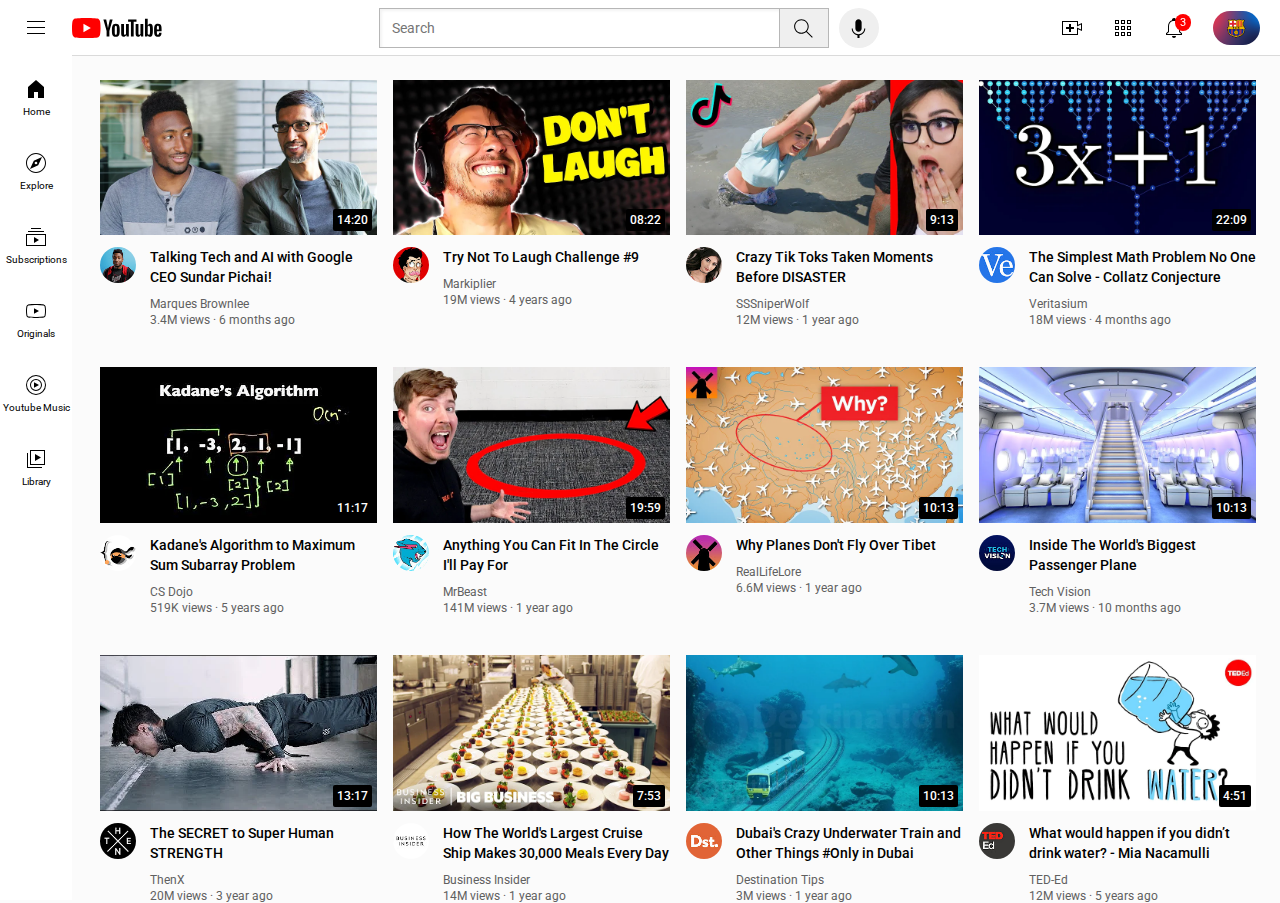
<file: index.html>
<!DOCTYPE html>
<html lang="en">
  <head>
    <meta charset="UTF-8" />
    <meta name="viewport" content="width=device-width, initial-scale=1.0" />
    <title>Youtube</title>

    <link rel="preconnect" href="https://fonts.googleapis.com" />
    <link rel="preconnect" href="https://fonts.gstatic.com" crossorigin />
    <link
      href="https://fonts.googleapis.com/css2?family=Roboto:wght@400;500;700&display=swap"
      rel="stylesheet"
    />
    <link rel="stylesheet" href="styles/general.css" />
    <link rel="stylesheet" href="styles/header.css" />
    <link rel="stylesheet" href="styles/video.css" />
    <link rel="stylesheet" href="styles/sidebar.css" />
  </head>

  <body>
    <header class="header">
      <div class="left-header">
        <img class="hamburger-menu" src="icons/hamburger-menu.svg" alt="" />
        <img class="youtube-logo" src="icons/youtube-logo.svg" alt="Home" />
      </div>
      <div class="middle-header">
        <input class="search-box" type="text" placeholder="Search" />
        <button class="search-button">
          <img class="search-icon" src="icons/search.svg" alt="" />
          <div class="tooltip">Search</div>
        </button>
        <button class="voice-search-icon">
          <img class="voice-icon" src="icons/voice-search-icon.svg" alt="" />
          <div class="tooltip">Search with your voice</div>
        </button>
      </div>
      <div class="right-header">
        <div class="up-icon-cont">
          <img class="upload-icon" src="icons/upload.svg" alt="" />
          <div class="tooltip">Create</div>
        </div>
        <div class="youtube-apps-cont">
          <img class="apps-icon" src="icons/youtube-apps.svg" alt="" />
          <div class="tooltip">YouTube Apps</div>
        </div>
        <div class="noti-container">
          <img class="notification-icon" src="icons/notifications.svg" alt="" />
          <div class="tooltip">Notifications</div>
          <div class="noti-count">3</div>
        </div>
        <img class="user-pic" src="pics/barça-thumbnail-1.png" alt="" />
      </div>
    </header>

    <nav class="sidebar">
      <div class="sidebar-link">
        <img src="icons/home.svg" alt="" />
        <div>Home</div>
      </div>
      <div class="sidebar-link">
        <img src="icons/explore.svg" alt="" />
        <div>Explore</div>
      </div>
      <div class="sidebar-link">
        <img src="icons/subscriptions.svg" alt="" />
        <div>Subscriptions</div>
      </div>
      <div class="sidebar-link">
        <img src="icons/originals.svg" alt="" />
        <div>Originals</div>
      </div>
      <div class="sidebar-link">
        <img src="icons/youtube-music.svg" alt="" />
        <div>Youtube Music</div>
      </div>
      <div class="sidebar-link">
        <img src="icons/library.svg" alt="" />
        <div>Library</div>
      </div>
    </nav>
    <main>
      <section class="video-grid">
        <div class="vid-preview">
          <div class="thumbnail-row">
            <a href="https://www.youtube.com/watch?v=n2RNcPRtAiY">
              <img class="thumbnail" src="thumbnails/thumbnail-1.webp" alt="" />
            </a>
            <div class="video-time">14:20</div>
          </div>
          <div class="vid-info-grid">
            <div class="channel-pic">
              <a href="https://www.youtube.com/@mkbhd/featured">
                <img class="profile-pic" src="pics/channel-1.jpeg" alt="" />
              </a>
            </div>
            <div class="vid-info">
              <p class="vid-title">
                <a href="https://www.youtube.com/watch?v=n2RNcPRtAiY">
                  Talking Tech and AI with Google CEO Sundar Pichai!
                </a>
              </p>
              <a href="https://www.youtube.com/@mkbhd/featured">
                <p class="channel-name">Marques Brownlee</p>
              </a>
              <p class="vid-stats">3.4M views · 6 months ago</p>
            </div>
          </div>
        </div>

        <div class="vid-preview">
          <div class="thumbnail-row">
            <img class="thumbnail" src="thumbnails/thumbnail-2.webp" alt="" />
            <div class="video-time">08:22</div>
          </div>
          <div class="vid-info-grid">
            <div class="channel-pic">
              <img class="profile-pic" src="pics/channel-2.jpeg" alt="" />
            </div>
            <div class="vid-info">
              <p class="vid-title">Try Not To Laugh Challenge #9</p>
              <p class="channel-name">Markiplier</p>
              <p class="vid-stats">19M views · 4 years ago</p>
            </div>
          </div>
        </div>

        <div class="vid-preview">
          <div class="thumbnail-row">
            <img class="thumbnail" src="thumbnails/thumbnail-3.webp" alt="" />
            <div class="video-time">9:13</div>
          </div>
          <div class="vid-info-grid">
            <div class="channel-pic">
              <img class="profile-pic" src="pics/channel-3.jpeg" alt="" />
            </div>
            <div class="vid-info">
              <p class="vid-title">
                Crazy Tik Toks Taken Moments Before DISASTER
              </p>
              <p class="channel-name">SSSniperWolf</p>
              <p class="vid-stats">12M views · 1 year ago</p>
            </div>
          </div>
        </div>

        <div class="vid-preview">
          <div class="thumbnail-row">
            <img class="thumbnail" src="thumbnails/thumbnail-4.webp" alt="" />
            <div class="video-time">22:09</div>
          </div>
          <div class="vid-info-grid">
            <div class="channel-pic">
              <img class="profile-pic" src="pics/channel-4.jpeg" alt="" />
            </div>
            <div class="vid-info">
              <p class="vid-title">
                The Simplest Math Problem No One Can Solve - Collatz Conjecture
              </p>
              <p class="channel-name">Veritasium</p>
              <p class="vid-stats">18M views · 4 months ago</p>
            </div>
          </div>
        </div>

        <div class="vid-preview">
          <div class="thumbnail-row">
            <img class="thumbnail" src="thumbnails/thumbnail-5.webp" alt="" />
            <div class="video-time">11:17</div>
          </div>
          <div class="vid-info-grid">
            <div class="channel-pic">
              <img class="profile-pic" src="pics/channel-5.jpeg" alt="" />
            </div>
            <div class="vid-info">
              <p class="vid-title">
                Kadane's Algorithm to Maximum Sum Subarray Problem
              </p>
              <p class="channel-name">CS Dojo</p>
              <p class="vid-stats">519K views · 5 years ago</p>
            </div>
          </div>
        </div>

        <div class="vid-preview">
          <div class="thumbnail-row">
            <img class="thumbnail" src="thumbnails/thumbnail-6.webp" alt="" />
            <div class="video-time">19:59</div>
          </div>
          <div class="vid-info-grid">
            <div class="channel-pic">
              <img class="profile-pic" src="pics/channel-6.jpeg" alt="" />
            </div>
            <div class="vid-info">
              <p class="vid-title">
                Anything You Can Fit In The Circle I'll Pay For
              </p>
              <p class="channel-name">MrBeast</p>
              <p class="vid-stats">141M views · 1 year ago</p>
            </div>
          </div>
        </div>

        <div class="vid-preview">
          <div class="thumbnail-row">
            <img class="thumbnail" src="thumbnails/thumbnail-7.webp" alt="" />
            <div class="video-time">10:13</div>
          </div>
          <div class="vid-info-grid">
            <div class="channel-pic">
              <img class="profile-pic" src="pics/channel-7.jpeg" alt="" />
            </div>
            <div class="vid-info">
              <p class="vid-title">Why Planes Don't Fly Over Tibet</p>
              <p class="channel-name">RealLifeLore</p>
              <p class="vid-stats">6.6M views · 1 year ago</p>
            </div>
          </div>
        </div>

        <div class="vid-preview">
          <div class="thumbnail-row">
            <img class="thumbnail" src="thumbnails/thumbnail-8.webp" alt="" />
            <div class="video-time">10:13</div>
          </div>
          <div class="vid-info-grid">
            <div class="channel-pic">
              <img class="profile-pic" src="pics/channel-8.jpeg" alt="" />
            </div>
            <div class="vid-info">
              <p class="vid-title">
                Inside The World's Biggest Passenger Plane
              </p>
              <p class="channel-name">Tech Vision</p>
              <p class="vid-stats">3.7M views · 10 months ago</p>
            </div>
          </div>
        </div>

        <div class="vid-preview">
          <div class="thumbnail-row">
            <img class="thumbnail" src="thumbnails/thumbnail-9.webp" alt="" />
            <div class="video-time">13:17</div>
          </div>
          <div class="vid-info-grid">
            <div class="channel-pic">
              <img class="profile-pic" src="pics/channel-9.jpeg" alt="" />
            </div>
            <div class="vid-info">
              <p class="vid-title">The SECRET to Super Human STRENGTH</p>
              <p class="channel-name">ThenX</p>
              <p class="vid-stats">20M views · 3 year ago</p>
            </div>
          </div>
        </div>

        <div class="vid-preview">
          <div class="thumbnail-row">
            <img class="thumbnail" src="thumbnails/thumbnail-10.webp" alt="" />
            <div class="video-time">7:53</div>
          </div>
          <div class="vid-info-grid">
            <div class="channel-pic">
              <img class="profile-pic" src="pics/channel-10.jpeg" alt="" />
            </div>
            <div class="vid-info">
              <p class="vid-title">
                How The World's Largest Cruise Ship Makes 30,000 Meals Every Day
              </p>
              <p class="channel-name">Business Insider</p>
              <p class="vid-stats">14M views · 1 year ago</p>
            </div>
          </div>
        </div>

        <div class="vid-preview">
          <div class="thumbnail-row">
            <img class="thumbnail" src="thumbnails/thumbnail-11.webp" alt="" />
            <div class="video-time">10:13</div>
          </div>
          <div class="vid-info-grid">
            <div class="channel-pic">
              <img class="profile-pic" src="pics/channel-11.jpeg" alt="" />
            </div>
            <div class="vid-info">
              <p class="vid-title">
                Dubai's Crazy Underwater Train and Other Things #Only in Dubai
              </p>
              <p class="channel-name">Destination Tips</p>
              <p class="vid-stats">3M views · 1 year ago</p>
            </div>
          </div>
        </div>

        <div class="vid-preview">
          <div class="thumbnail-row">
            <img class="thumbnail" src="thumbnails/thumbnail-12.webp" alt="" />
            <div class="video-time">4:51</div>
          </div>
          <div class="vid-info-grid">
            <div class="channel-pic">
              <img class="profile-pic" src="pics/channel-12.jpeg" alt="" />
            </div>
            <div class="vid-info">
              <p class="vid-title">
                What would happen if you didn’t drink water? - Mia Nacamulli
              </p>
              <p class="channel-name">TED-Ed</p>
              <p class="vid-stats">12M views · 5 years ago</p>
            </div>
          </div>
        </div>
      </section>
    </main>
  </body>
</html>
</file>
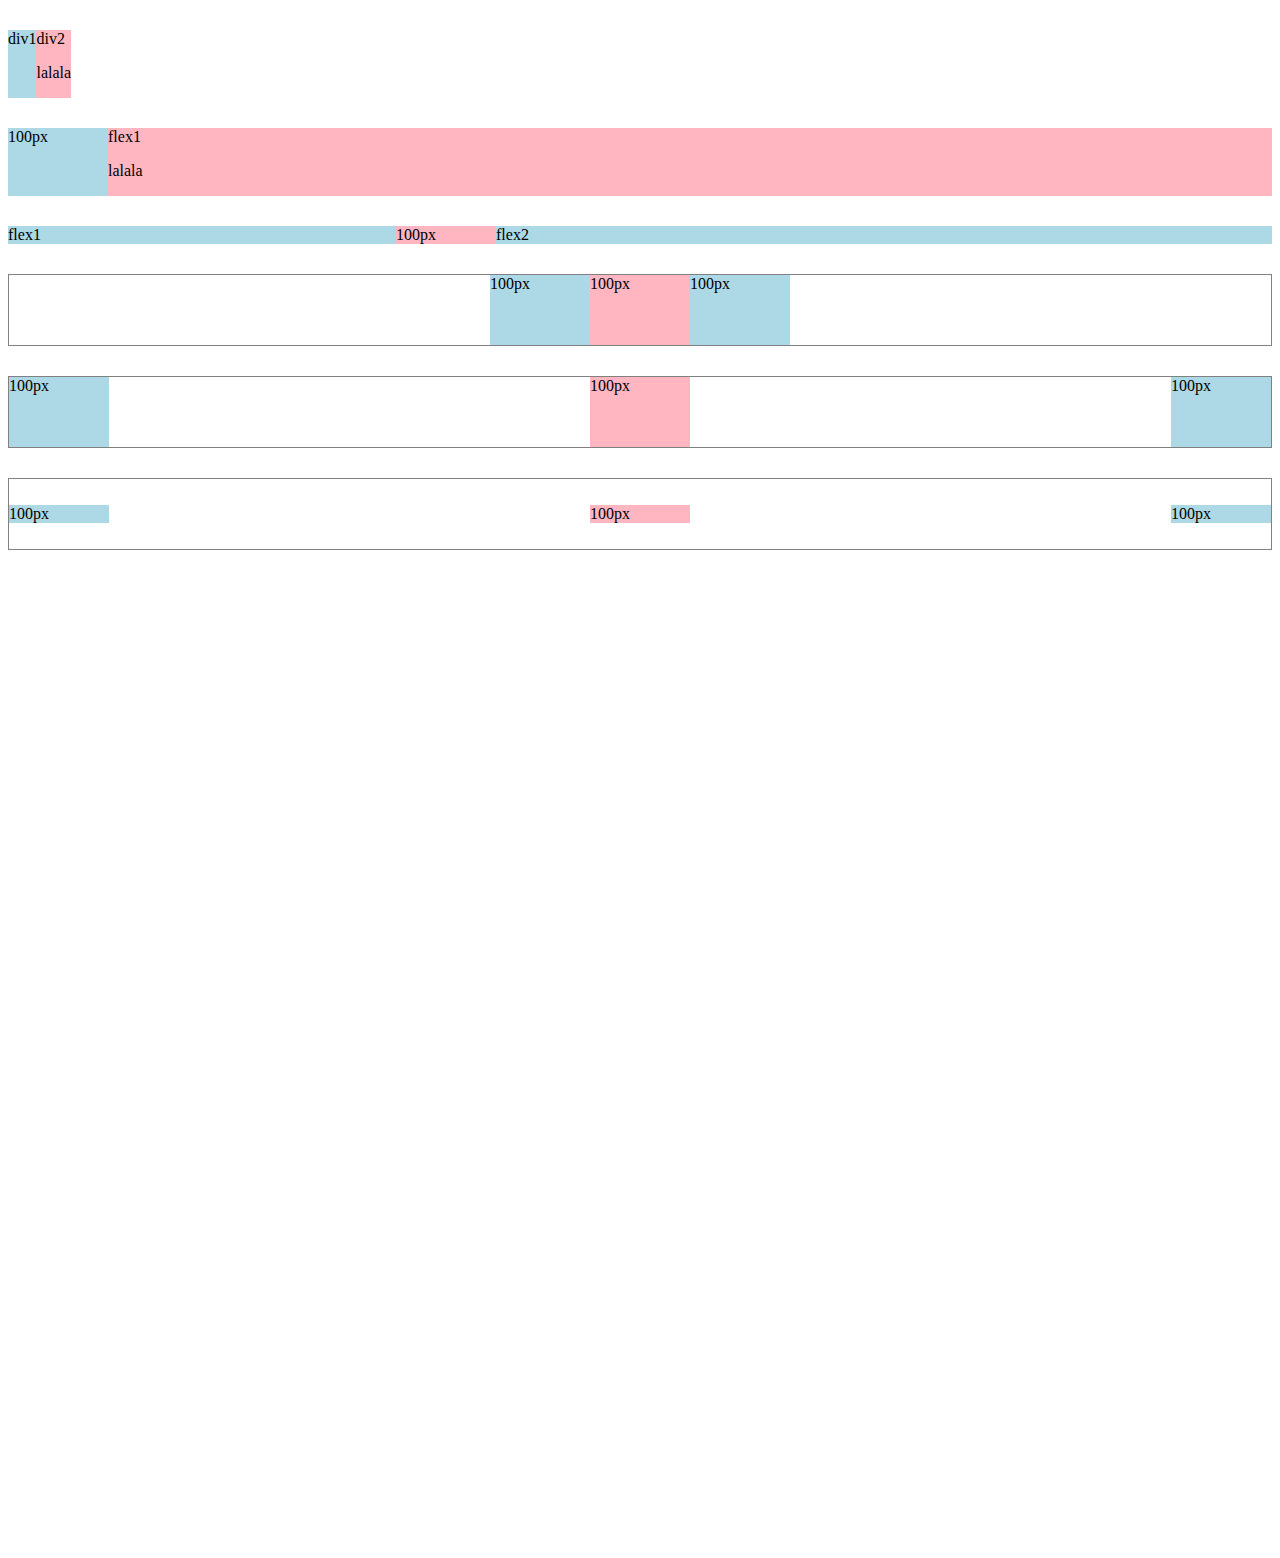
<file: flexbox.html>
<!DOCTYPE html>
<html lang="en">
  <head>
    <meta charset="UTF-8" />
    <meta name="viewport" content="width=device-width, initial-scale=1.0" />
    <title>Flexbox Practice</title>
  </head>
  <body style="padding-bottom: 1000px">
    <div style="display: flex; flex-direction: row; margin-top: 30px">
      <div style="background-color: lightblue">div1</div>
      <div style="background-color: lightpink">
        div2
        <p>lalala</p>
      </div>
    </div>

    <div style="display: flex; flex-direction: row; margin-top: 30px">
      <div style="background-color: lightblue; width: 100px">100px</div>
      <div style="background-color: lightpink; flex: 1">
        flex1
        <p>lalala</p>
      </div>
    </div>

    <div style="display: flex; flex-direction: row; margin-top: 30px">
      <div style="background-color: lightblue; flex: 1">flex1</div>
      <div style="background-color: lightpink; width: 100px">100px</div>
      <div style="background-color: lightblue; flex: 2">flex2</div>
    </div>

    <div
      style="
        display: flex;
        flex-direction: row;
        margin-top: 30px;
        height: 70px;
        border: 1px;
        border-style: solid;
        border-color: grey;
        justify-content: center;
      "
    >
      <div style="background-color: lightblue; width: 100px">100px</div>
      <div style="background-color: lightpink; width: 100px">100px</div>
      <div style="background-color: lightblue; width: 100px">100px</div>
    </div>

    <div
      style="
        display: flex;
        flex-direction: row;
        margin-top: 30px;
        height: 70px;
        border: 1px;
        border-style: solid;
        border-color: grey;
        justify-content: space-between;
      "
    >
      <div style="background-color: lightblue; width: 100px">100px</div>
      <div style="background-color: lightpink; width: 100px">100px</div>
      <div style="background-color: lightblue; width: 100px">100px</div>
    </div>

    <div
      style="
        display: flex;
        flex-direction: row;
        margin-top: 30px;
        height: 70px;
        border: 1px;
        border-style: solid;
        border-color: grey;
        justify-content: space-between;
        align-items: center;
      "
    >
      <div style="background-color: lightblue; width: 100px">100px</div>
      <div style="background-color: lightpink; width: 100px">100px</div>
      <div style="background-color: lightblue; width: 100px">100px</div>
    </div>
  </body>
</html>
</file>
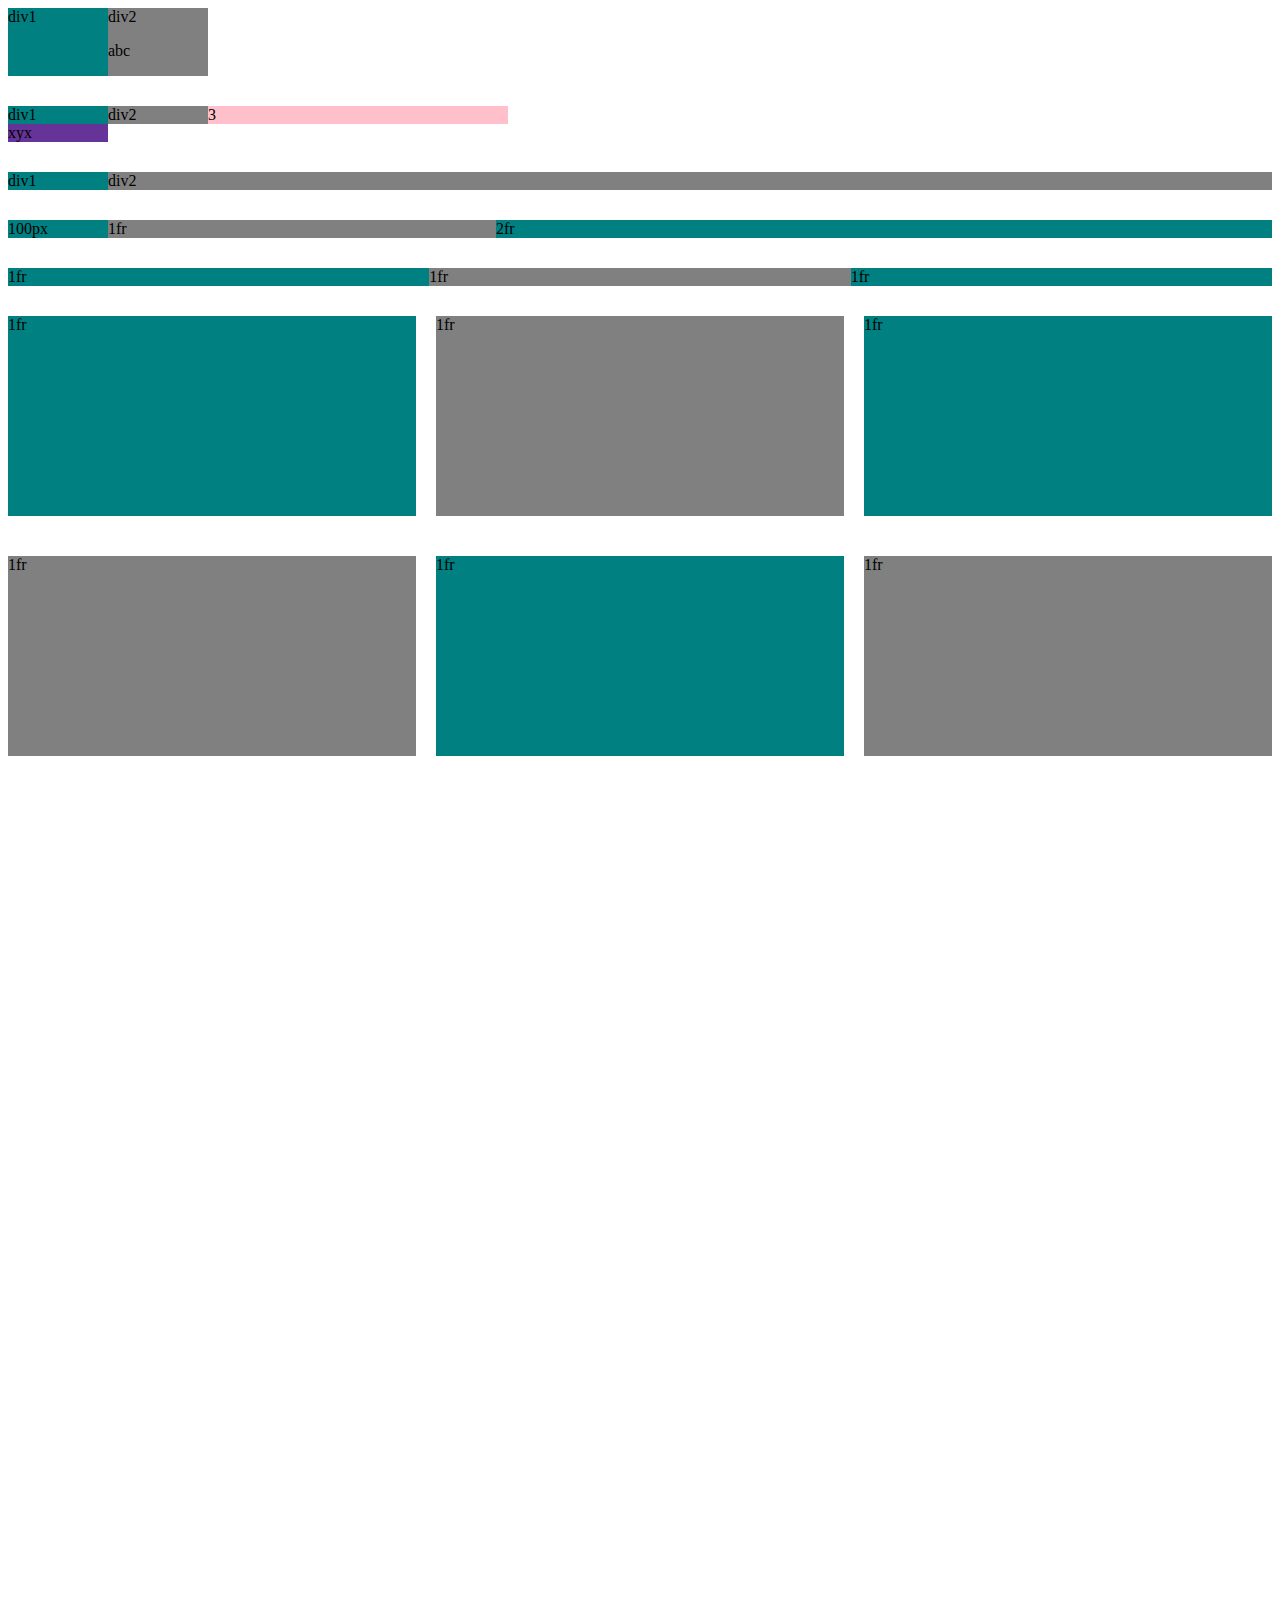
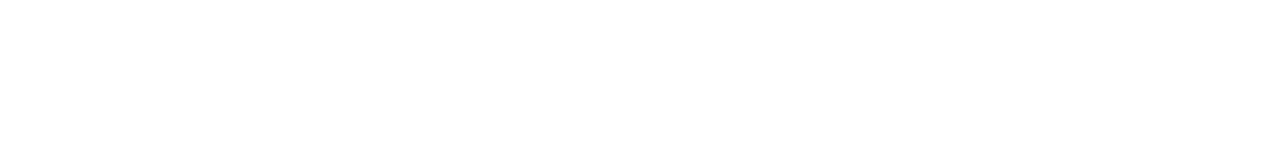
<file: grid.html>
<!DOCTYPE html>
<html lang="en">
  <head>
    <meta charset="UTF-8" />
    <meta name="viewport" content="width=device-width, initial-scale=1.0" />
    <title>Grid Practice</title>
  </head>
  <body style="padding-bottom: 1000px">
    <div style="display: grid; grid-template-columns: 100px 100px">
      <div style="background-color: teal">div1</div>
      <div style="background-color: grey">
        div2
        <p>abc</p>
      </div>
    </div>

    <div
      style="
        display: grid;
        grid-template-columns: 100px 100px 300px;
        margin-top: 30px;
      "
    >
      <div style="background-color: teal">div1</div>
      <div style="background-color: grey">div2</div>
      <div style="background-color: pink">3</div>
      <div style="background-color: rebeccapurple">xyx</div>
    </div>

    <div
      style="display: grid; grid-template-columns: 100px 1fr; margin-top: 30px"
    >
      <div style="background-color: teal">div1</div>
      <div style="background-color: grey">div2</div>
    </div>

    <div
      style="
        display: grid;
        grid-template-columns: 100px 1fr 2fr;
        margin-top: 30px;
      "
    >
      <div style="background-color: teal">100px</div>
      <div style="background-color: grey">1fr</div>
      <div style="background-color: teal">2fr</div>
    </div>

    <div
      style="
        display: grid;
        grid-template-columns: 1fr 1fr 1fr;
        margin-top: 30px;
      "
    >
      <div style="background-color: teal">1fr</div>
      <div style="background-color: grey">1fr</div>
      <div style="background-color: teal">1fr</div>
    </div>

    <div
      style="
        display: grid;
        grid-template-columns: 1fr 1fr 1fr;
        margin-top: 30px;
        column-gap: 20px;
        row-gap: 40px;
      "
    >
      <div style="background-color: teal; height: 200px">1fr</div>
      <div style="background-color: grey; height: 200px">1fr</div>
      <div style="background-color: teal; height: 200px">1fr</div>
      <div style="background-color: grey; height: 200px">1fr</div>
      <div style="background-color: teal; height: 200px">1fr</div>
      <div style="background-color: grey; height: 200px">1fr</div>
    </div>
  </body>
</html>
</file>
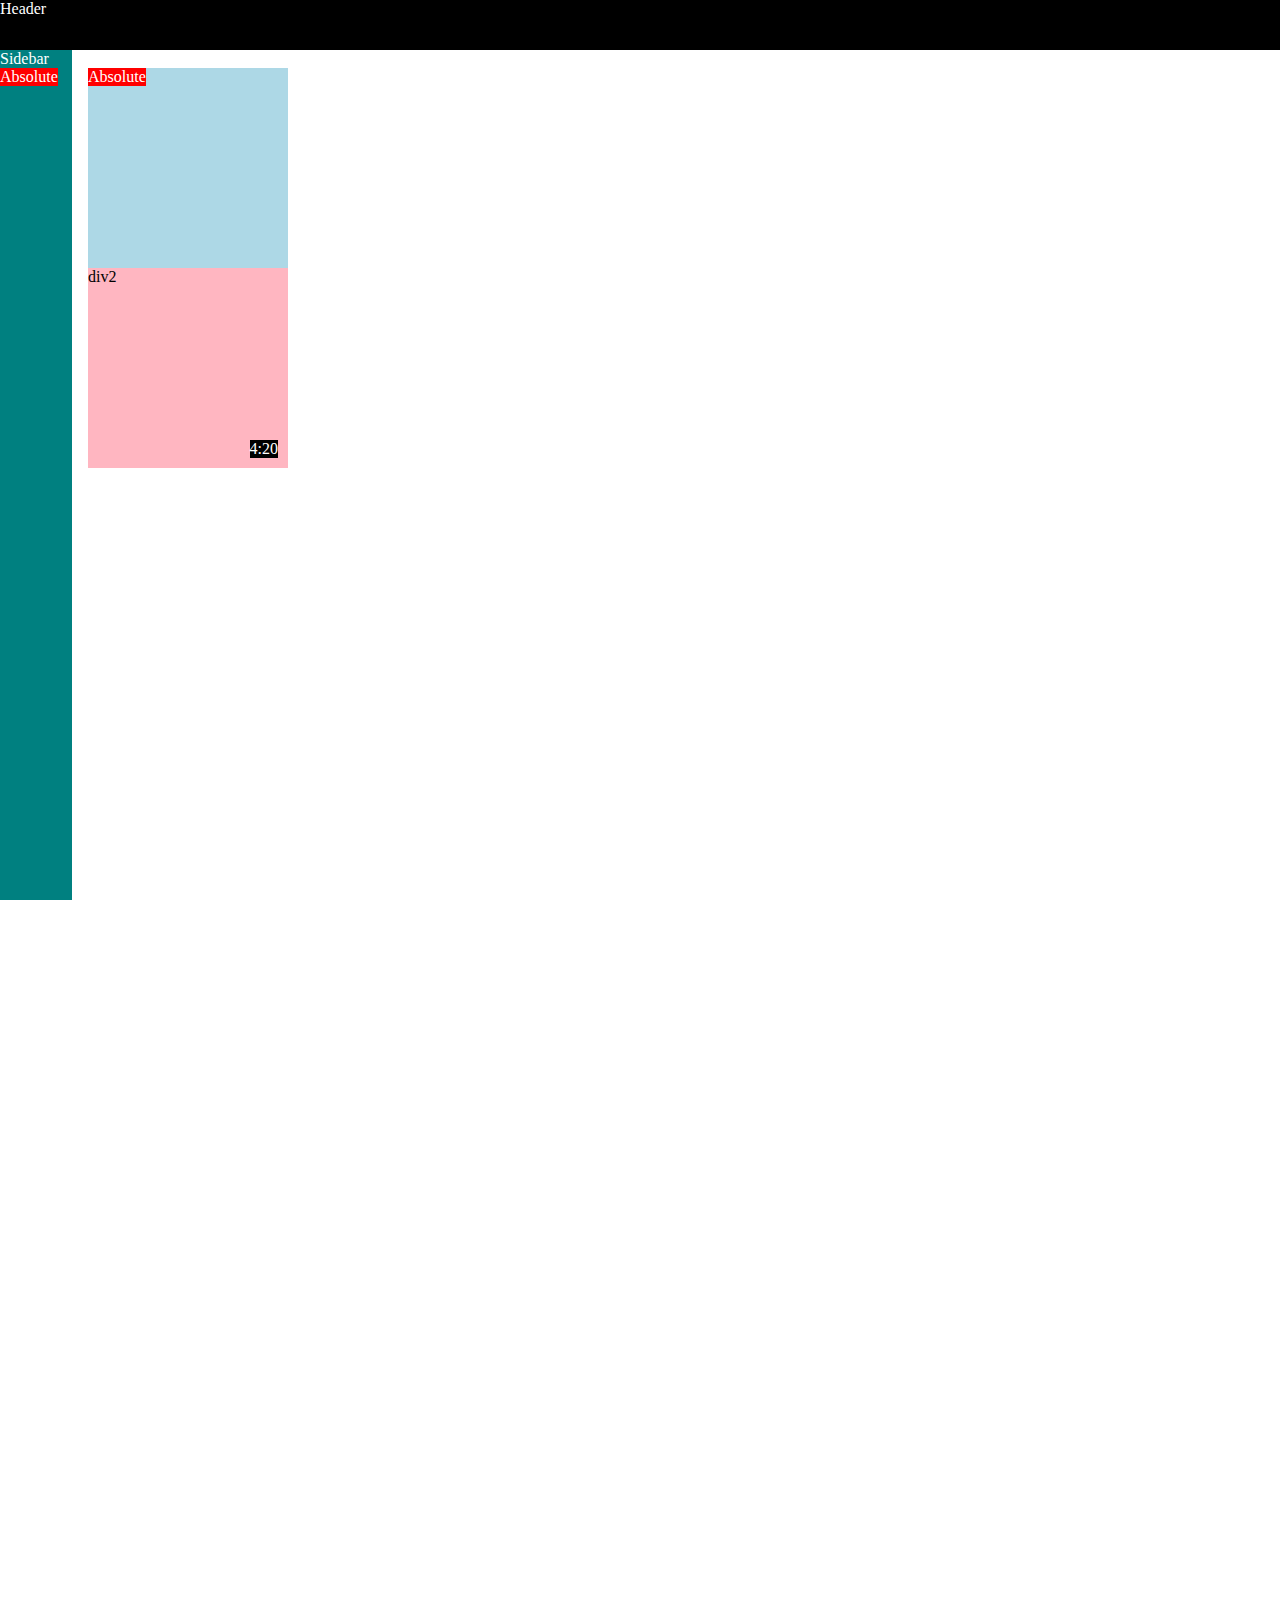
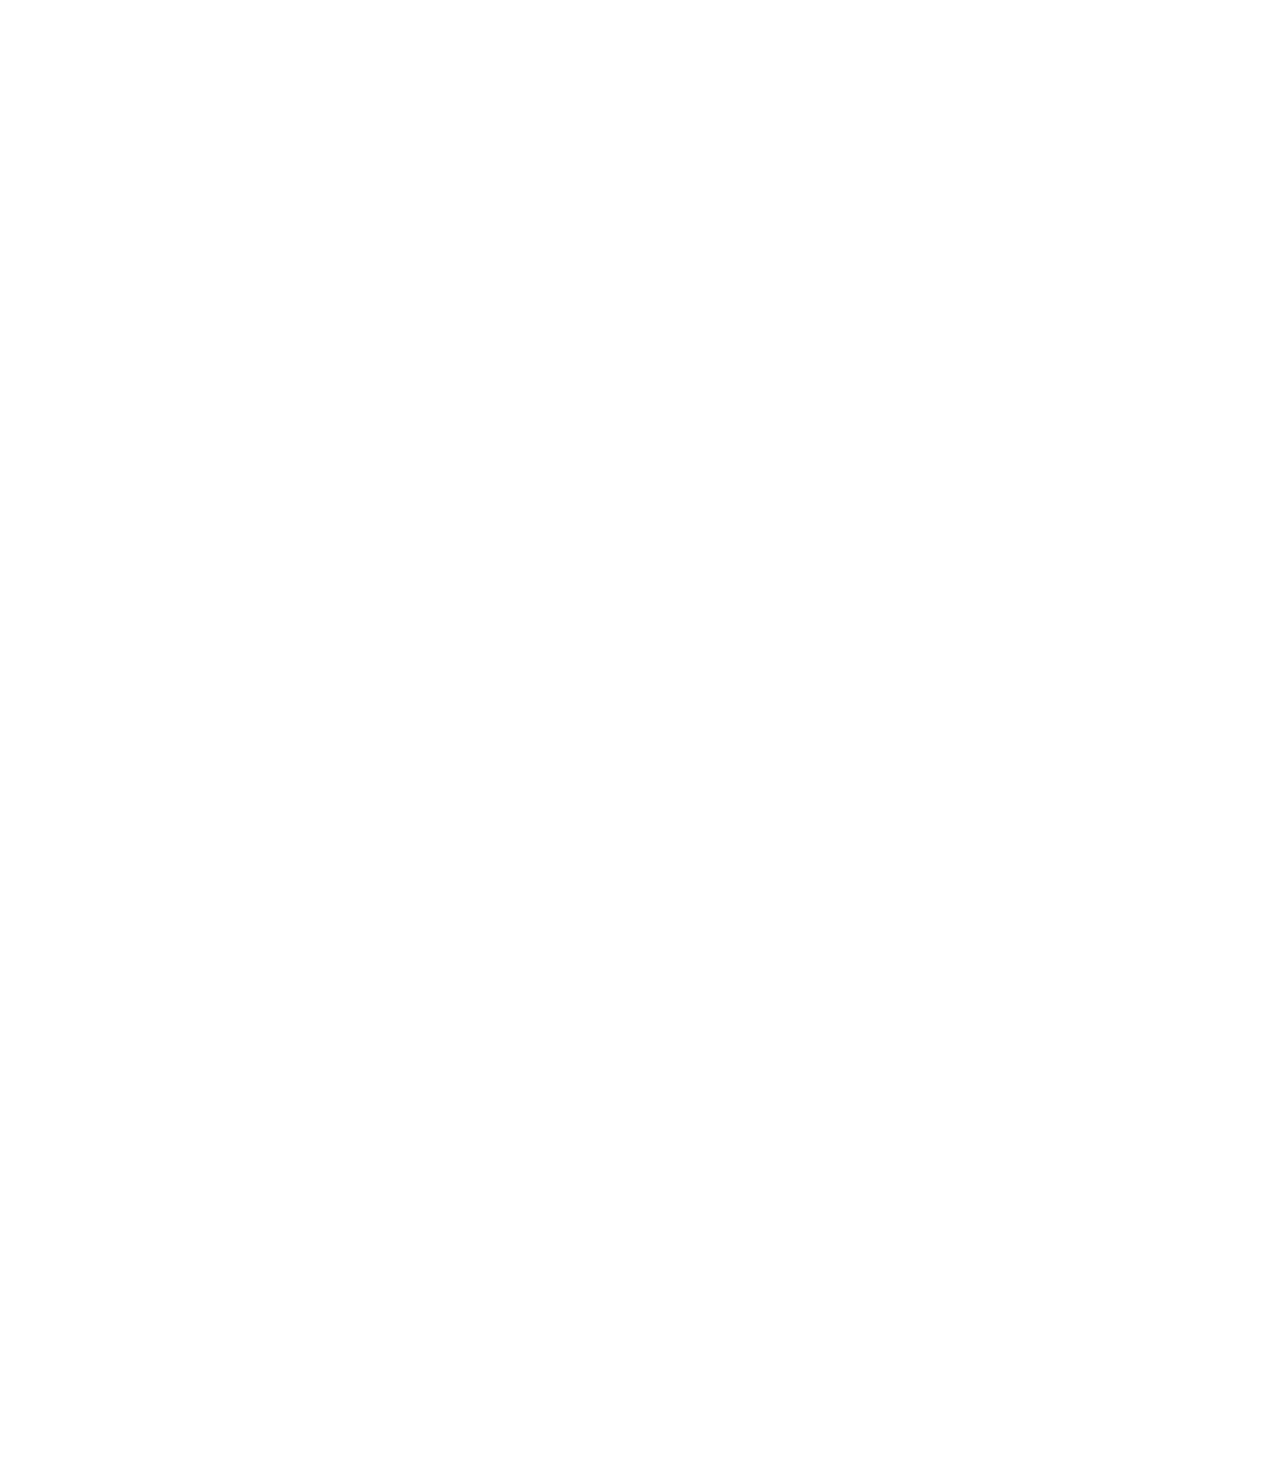
<file: position.html>
<!DOCTYPE html>
<html lang="en">
  <head>
    <meta charset="UTF-8" />
    <meta name="viewport" content="width=device-width, initial-scale=1.0" />
    <title>Position practice</title>
  </head>
  <body style="height: 3000px; padding-top: 60px; padding-left: 80px">
    <div
      style="
        background-color: black;
        color: white;
        position: fixed;
        top: 0;
        left: 0;
        right: 0;
        height: 50px;
        z-index: 1;
      "
    >
      Header
    </div>
    <div
      style="
        background-color: teal;
        color: white;
        position: fixed;
        bottom: 0;
        left: 0;
        top: 50px;
        width: 72px;
      "
    >
      Sidebar
      <div style="position: absolute; background-color: red; color: white">
        Absolute
      </div>
    </div>

    <div style="position: absolute; background-color: red; color: white">
      Absolute
    </div>

    <div style="background-color: lightblue; height: 200px; width: 200px">
      div1
    </div>
    <div
      style="
        background-color: lightpink;
        height: 200px;
        width: 200px;
        position: relative;
      "
    >
      div2
      <div
        style="
          position: absolute;
          background-color: black;
          color: white;
          bottom: 10px;
          right: 10px;
        "
      >
        4:20
      </div>
    </div>
  </body>
</html>
</file>
<file: styles/general.css>
p {
    font-family: Roboto, Arial, Helvetica, sans-serif;
    margin-top: 0;
    margin-bottom: 0;
  }

body{
    margin: 0;
    padding-top: 80px;
    padding-left: 100px;
    padding-right: 24px;
    background-color: rgb(251, 251, 251);
  }

  a{
    color: black;
    text-decoration: none;
  }
</file>
<file: styles/header.css>
.header{
    height: 55px;
    display: flex;
    flex-direction: row;
    justify-content: space-between;
    position: fixed;
    top: 0;
    left: 0;
    right: 0;
    background-color: white;
    border-bottom-width: 1px;
    border-bottom-style: solid;
    border-bottom-color: rgb(218, 218, 218);
    z-index: 5;
    
}

.left-header{
    display: flex;
    align-items: center;
}

.hamburger-menu{
height: 24px;
margin-left: 24px;
margin-right: 24px;
}

.youtube-logo{
    height: 20px;
}
.middle-header{
    display: flex;
    align-items: center;
    flex: 1;
    max-width: 500px;
    margin-left: 70px;
    margin-right: 35px;
}

.search-button{
    height: 40px;
    width: 50px;
    border: 1px solid rgb(183, 183, 183);
    margin-left: -1px;
    margin-bottom: 25px;
    margin-top: 26px;
    margin-right: 10px;
}

.search-button, .voice-search-icon, .up-icon-cont, .youtube-apps-cont,
.noti-container{
    display: flex;
    justify-content: center;
    align-items: center;
    position: relative;
}

.search-button .tooltip, .voice-search-icon .tooltip, .up-icon-cont .tooltip,
.youtube-apps-cont .tooltip, .noti-container .tooltip{
    font-family: Roboto, Arial;
    position: absolute;
    background-color: grey;
    color: white;
    padding-left: 8px;
    padding-right: 8px;
    padding-top: 4px;
    padding-bottom: 4px;
    border-radius: 2px;
    font-size: 12px;
    bottom: -30px;
    opacity: 0;
    pointer-events: none;
    white-space: nowrap;
}

.search-button:hover .tooltip, .voice-search-icon:hover .tooltip, 
.up-icon-cont:hover .tooltip, .youtube-apps-cont:hover .tooltip,
 .noti-container:hover .tooltip{
    opacity: 1;
    transition: opacity 0.15s;
}

.voice-search-icon{
height: 40px;
width: 40px;
border-radius: 20px;
border: none;
border-width: 1px;
margin-bottom: 9px;
margin-top: 10px;
}

.search-box {
    margin-bottom: 10px;
    flex: 1;
    height: 36px;
    padding-left: 12px;
    font-size: 16px;
    border-width: 1px;
    border-style: solid;
    border-color: rgb(182, 182, 182);
    box-shadow: inset 2px 2px 3px rgba( 0, 0, 0, 0.05);
    width: 0;
    margin-top: 10px;
  }

  .search-box::placeholder{
    font-family: Roboto, Arial;
    font-size: 14px;
  }

  .search-icon{
    height: 25px;
  }

  .voice-icon{
    height: 25px;
  }

  .right-header{
    display: flex;
    align-items: center;
    width: 200px;
    justify-content: space-between;
    margin-right: 20px;
    flex-shrink: 0;
}

.upload-icon{
    height: 24px;
}

.apps-icon{
    height: 24px;
}

.notification-icon{
    height: 24px;
}

.user-pic{
    height: 34px;
    border-radius: 38px;
}

.noti-container{
position: relative;
}

.noti-count{
position: absolute;
top: -2px;
right: -5px;
background-color: red;
color: white;
font-family: Roboto, Arial;
font-size: 11px;
padding-left: 5px;
padding-right: 5px;
padding-top: 2px;
padding-bottom: 2px;
border-radius: 10px;
}
</file>
<file: styles/video.css>
.thumbnail {
    width: 100%;
  }



  .vid-title {
    margin-top: 0;
    font-size: 14px;
    font-weight: 500;
    line-height: 20px;
    margin-bottom: 10px;
  }

  .thumbnail-row {
    margin-bottom: 8px;
    position: relative;
  }

  .vid-info-grid {
    display: grid;
    grid-template-columns: 50px 1fr;
  }

  .profile-pic {
    width: 36px;
    border-radius: 50px;
  }

  .channel-name,
  .vid-stats {
    font-size: 12px;
    color: rgb(96, 96, 96);
  }

  .channel-name {
    margin-bottom: 2px;
  }
  .vid-stats {
    margin-top: 2px;
  }

  .video-grid {
    display: grid;
    grid-template-columns: 1fr 1fr 1fr;
    column-gap: 16px;
    row-gap: 40px;
    
  }

@media (max-width: 750px){
  .video-grid{
    grid-template-columns: 1fr 1fr;
  }
}

@media (min-width:751px) and (max-width:999px){
  .video-grid{
    grid-template-columns: 1fr 1fr 1fr;
  }
}

@media (min-width: 1000px) {
  .video-grid{
    grid-template-columns: 1fr 1fr 1fr 1fr;
  }
}

  .video-time{
    background-color: black;
    color: white;
    position: absolute;
    bottom: 8px;
    right: 5px;
    font-family: Roboto, Arial;
    font-size: 12px;
    font-weight: 500;
    padding: 4px;
    border-radius: 2px;
  }
</file>
<file: styles/sidebar.css>
.sidebar{
    position: fixed;
    left: 0;
    bottom: 0;
    top: 55px;
    background-color: white;
    width: 72px;
    z-index: 6;
    padding-top: 5px;
}

.sidebar-link{
    height: 74px;
    display: flex;
    justify-content: center;
    align-items: center;
    flex-direction: column;
    cursor: pointer;
    
}

.sidebar-link:hover{
    background-color: rgb(247, 240, 240);
}

.sidebar-link img{
    height: 24px;
    margin-bottom: 5px;
}

.sidebar-link div{
    font-size: 10px;
    font-family: Roboto, Arial;
    
}
</file>
